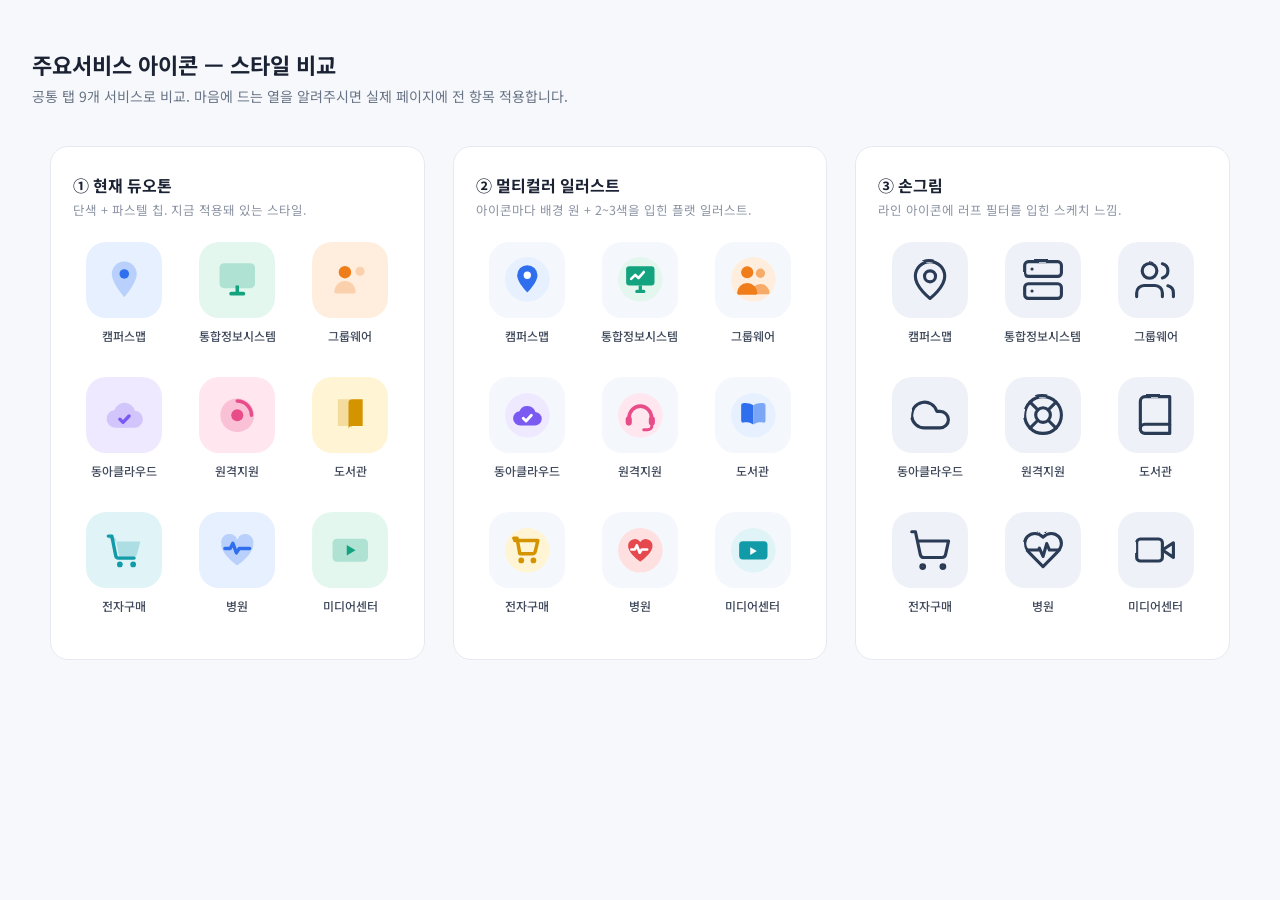
<file: demo-svc-icons.html>
<!DOCTYPE html>
<html lang="ko">
<head>
<meta charset="UTF-8" />
<meta name="viewport" content="width=device-width, initial-scale=1.0" />
<title>주요서비스 아이콘 스타일 비교</title>
<link href="https://fonts.googleapis.com/css2?family=Noto+Sans+KR:wght@400;500;700&display=swap" rel="stylesheet" />
<style>
  * { box-sizing: border-box; }
  body {
    margin: 0;
    padding: 48px 32px 80px;
    font-family: "Noto Sans KR", sans-serif;
    color: #1a2233;
    background: #f6f8fb;
  }
  h1 { font-size: 22px; margin: 0 0 6px; }
  .sub { color: #687385; margin: 0 0 40px; font-size: 14px; }
  .cols {
    display: grid;
    grid-template-columns: repeat(3, 1fr);
    gap: 28px;
    max-width: 1180px;
    margin: 0 auto;
  }
  .col {
    background: #fff;
    border: 1px solid #e6eaf0;
    border-radius: 18px;
    padding: 26px 22px 30px;
  }
  .col h2 { font-size: 16px; margin: 0 0 4px; }
  .col .desc { font-size: 12.5px; color: #8b93a3; margin: 0 0 22px; line-height: 1.5; }
  .grid {
    display: grid;
    grid-template-columns: repeat(3, 1fr);
    gap: 18px 10px;
  }
  .item { display: flex; flex-direction: column; align-items: center; gap: 10px; text-align: center; }
  .ic {
    width: 76px; height: 76px;
    border-radius: 20px;
    display: grid; place-items: center;
  }
  .ic svg { width: 56%; height: 56%; }
  .label { font-size: 12px; font-weight: 500; line-height: 1.3; color: #404a5c; min-height: 2.6em; }

  /* ── A. 현재 듀오톤 (단색 + 파스텔칩) ── */
  .a .ic { background: var(--bg); color: var(--fg); }
  .a .item:nth-child(7n+1) .ic { --bg:#e6f0ff; --fg:#2f6fed; }
  .a .item:nth-child(7n+2) .ic { --bg:#e3f7ef; --fg:#14a37f; }
  .a .item:nth-child(7n+3) .ic { --bg:#ffeede; --fg:#ef7d1a; }
  .a .item:nth-child(7n+4) .ic { --bg:#efe9ff; --fg:#7a5af0; }
  .a .item:nth-child(7n+5) .ic { --bg:#ffe6ef; --fg:#e84d8a; }
  .a .item:nth-child(7n+6) .ic { --bg:#fff4d4; --fg:#d39400; }
  .a .item:nth-child(7n+7) .ic { --bg:#e0f4f7; --fg:#119aa8; }

  /* ── B. 멀티컬러 일러스트 (흰 칩 + 다색 아이콘) ── */
  .b .ic { background: #f4f7fc; }
  .b .ic svg { width: 64%; height: 64%; }

  /* ── C. 손그림 (러프 필터 라인) ── */
  .c .ic { background: #eef2f8; color: #2b3a55; }
  .c .ic svg { width: 58%; height: 58%; }
</style>
</head>
<body>
  <h1>주요서비스 아이콘 — 스타일 비교</h1>
  <p class="sub">공통 탭 9개 서비스로 비교. 마음에 드는 열을 알려주시면 실제 페이지에 전 항목 적용합니다.</p>

  <!-- 손그림용 러프 필터 -->
  <svg width="0" height="0" style="position:absolute" aria-hidden="true">
    <filter id="rough" x="-20%" y="-20%" width="140%" height="140%">
      <feTurbulence type="fractalNoise" baseFrequency="0.018" numOctaves="2" seed="7" result="n" />
      <feDisplacementMap in="SourceGraphic" in2="n" scale="2.4" />
    </filter>
  </svg>

  <div class="cols">

    <!-- ===================== A. 현재 듀오톤 ===================== -->
    <div class="col a">
      <h2>① 현재 듀오톤</h2>
      <p class="desc">단색 + 파스텔 칩. 지금 적용돼 있는 스타일.</p>
      <div class="grid">
        <div class="item"><span class="ic"><svg viewBox="0 0 24 24" fill="currentColor"><path d="M12 2a7 7 0 0 1 7 7c0 5.2-7 13-7 13S5 14.2 5 9a7 7 0 0 1 7-7Z" fill-opacity=".25"/><circle cx="12" cy="9" r="2.7"/></svg></span><span class="label">캠퍼스맵</span></div>
        <div class="item"><span class="ic"><svg viewBox="0 0 24 24" fill="currentColor"><rect x="2" y="3" width="20" height="14" rx="2.5" fill-opacity=".25"/><rect x="7.5" y="19" width="9" height="2.2" rx="1.1"/><rect x="11" y="15.5" width="2" height="4"/></svg></span><span class="label">통합정보시스템</span></div>
        <div class="item"><span class="ic"><svg viewBox="0 0 24 24" fill="currentColor"><circle cx="17.5" cy="7.5" r="2.6" fill-opacity=".25"/><circle cx="9" cy="8" r="3.5"/><path d="M3 19a6 6 0 0 1 12 0 1 1 0 0 1-1 1H4a1 1 0 0 1-1-1Z" fill-opacity=".25"/></svg></span><span class="label">그룹웨어</span></div>
        <div class="item"><span class="ic"><svg viewBox="0 0 24 24" fill="currentColor"><path d="M7 19a5 5 0 0 1-.5-9.97A6 6 0 0 1 18 9.5a4.5 4.5 0 0 1-.5 9.5Z" fill-opacity=".25"/><path d="M9.5 14.2l1.8 1.8 3.4-3.6" fill="none" stroke="currentColor" stroke-width="1.9" stroke-linecap="round" stroke-linejoin="round"/></svg></span><span class="label">동아클라우드</span></div>
        <div class="item"><span class="ic"><svg viewBox="0 0 24 24" fill="currentColor"><circle cx="12" cy="12" r="9.5" fill-opacity=".25"/><path d="M12 4a8 8 0 0 1 8 8" fill="none" stroke="currentColor" stroke-width="2" stroke-linecap="round"/><circle cx="12" cy="12" r="3.4"/></svg></span><span class="label">원격지원</span></div>
        <div class="item"><span class="ic"><svg viewBox="0 0 24 24" fill="currentColor"><path d="M5 3h6a2 2 0 0 1 2 2v15a2 2 0 0 0-2-2H5Z" fill-opacity=".25"/><path d="M19 3h-6a2 2 0 0 0-2 2v15a2 2 0 0 1 2-2h6Z"/></svg></span><span class="label">도서관</span></div>
        <div class="item"><span class="ic"><svg viewBox="0 0 24 24" fill="currentColor"><path d="M5.5 7H21l-1.8 7.2a2 2 0 0 1-1.95 1.55H9.2L7 5H3" fill-opacity=".25"/><path d="M3 4h2l2.2 11.2a1.5 1.5 0 0 0 1.47 1.2h8.86" fill="none" stroke="currentColor" stroke-width="1.9" stroke-linecap="round" stroke-linejoin="round"/><circle cx="9.5" cy="20" r="1.6"/><circle cx="17" cy="20" r="1.6"/></svg></span><span class="label">전자구매</span></div>
        <div class="item"><span class="ic"><svg viewBox="0 0 24 24" fill="currentColor"><path d="M12 20.5S3 14.5 3 8.7A4.7 4.7 0 0 1 12 6a4.7 4.7 0 0 1 9 2.7c0 5.8-9 11.8-9 11.8Z" fill-opacity=".25"/><path d="M5 11h3l1.5-3 2 5.5 1.6-2.5H19" fill="none" stroke="currentColor" stroke-width="1.9" stroke-linecap="round" stroke-linejoin="round"/></svg></span><span class="label">병원</span></div>
        <div class="item"><span class="ic"><svg viewBox="0 0 24 24" fill="currentColor"><rect x="2" y="5.5" width="20" height="13" rx="2.5" fill-opacity=".25"/><path d="M10 9l5 3-5 3Z"/></svg></span><span class="label">미디어센터</span></div>
      </div>
    </div>

    <!-- ===================== B. 멀티컬러 일러스트 ===================== -->
    <div class="col b">
      <h2>② 멀티컬러 일러스트</h2>
      <p class="desc">아이콘마다 배경 원 + 2~3색을 입힌 플랫 일러스트.</p>
      <div class="grid">
        <div class="item"><span class="ic"><svg viewBox="0 0 24 24"><circle cx="12" cy="12" r="11" fill="#e6f0ff"/><path d="M12 5a5 5 0 0 1 5 5c0 3.6-5 8.5-5 8.5S7 13.6 7 10a5 5 0 0 1 5-5Z" fill="#2f6fed"/><circle cx="12" cy="10" r="1.8" fill="#fff"/></svg></span><span class="label">캠퍼스맵</span></div>
        <div class="item"><span class="ic"><svg viewBox="0 0 24 24"><circle cx="12" cy="12" r="11" fill="#e3f7ef"/><rect x="5" y="5.5" width="14" height="9.5" rx="1.6" fill="#14a37f"/><rect x="9.5" y="17.2" width="5" height="1.6" rx=".8" fill="#14a37f"/><rect x="11.2" y="15" width="1.6" height="2.4" fill="#14a37f"/><path d="M7.5 11.8l2-2 1.6 1.6 2.6-3" stroke="#fff" stroke-width="1.3" fill="none" stroke-linecap="round" stroke-linejoin="round"/></svg></span><span class="label">통합정보시스템</span></div>
        <div class="item"><span class="ic"><svg viewBox="0 0 24 24"><circle cx="12" cy="12" r="11" fill="#ffeede"/><circle cx="15.5" cy="9" r="2.3" fill="#f6ab68"/><path d="M11 18.8a4.5 4.5 0 0 1 9 0 .6.6 0 0 1-.6.6h-7.8a.6.6 0 0 1-.6-.6Z" fill="#f6ab68"/><circle cx="9" cy="8.5" r="3" fill="#ef7d1a"/><path d="M4 18.8a5 5 0 0 1 10 0 .8.8 0 0 1-.8.8H4.8a.8.8 0 0 1-.8-.8Z" fill="#ef7d1a"/></svg></span><span class="label">그룹웨어</span></div>
        <div class="item"><span class="ic"><svg viewBox="0 0 24 24"><circle cx="12" cy="12" r="11" fill="#efe9ff"/><path d="M8.5 17a3.5 3.5 0 0 1-.4-6.98A4.2 4.2 0 0 1 16 10.4a3.2 3.2 0 0 1-.4 6.6Z" fill="#7a5af0"/><path d="M10 13.4l1.4 1.4 2.6-2.8" stroke="#fff" stroke-width="1.4" fill="none" stroke-linecap="round" stroke-linejoin="round"/></svg></span><span class="label">동아클라우드</span></div>
        <div class="item"><span class="ic"><svg viewBox="0 0 24 24"><circle cx="12" cy="12" r="11" fill="#ffe6ef"/><path d="M6.5 13a5.5 5.5 0 0 1 11 0" fill="none" stroke="#e84d8a" stroke-width="1.8" stroke-linecap="round"/><rect x="4.8" y="12.5" width="3" height="4.6" rx="1.5" fill="#e84d8a"/><rect x="16.2" y="12.5" width="3" height="4.6" rx="1.5" fill="#e84d8a"/><path d="M17.7 17.1a2 2 0 0 1-2 2h-2" fill="none" stroke="#e84d8a" stroke-width="1.5" stroke-linecap="round"/></svg></span><span class="label">원격지원</span></div>
        <div class="item"><span class="ic"><svg viewBox="0 0 24 24"><circle cx="12" cy="12" r="11" fill="#e6f0ff"/><path d="M12 7c-1.5-1-3.6-1.3-5.1-1a1 1 0 0 0-.9 1v7.6a1 1 0 0 0 1.2 1c1.3-.3 3.2-.1 4.8.9Z" fill="#2f6fed"/><path d="M12 7c1.5-1 3.6-1.3 5.1-1a1 1 0 0 1 .9 1v7.6a1 1 0 0 1-1.2 1c-1.3-.3-3.2-.1-4.8.9Z" fill="#7aa6f5"/></svg></span><span class="label">도서관</span></div>
        <div class="item"><span class="ic"><svg viewBox="0 0 24 24"><circle cx="12" cy="12" r="11" fill="#fff4d4"/><path d="M5.8 7.2h11.4l-1.3 5.4a1.4 1.4 0 0 1-1.36 1.05H8.3L6.9 6H5.3" fill="none" stroke="#d39400" stroke-width="1.7" stroke-linecap="round" stroke-linejoin="round"/><circle cx="9" cy="17" r="1.4" fill="#d39400"/><circle cx="15" cy="17" r="1.4" fill="#d39400"/></svg></span><span class="label">전자구매</span></div>
        <div class="item"><span class="ic"><svg viewBox="0 0 24 24"><circle cx="12" cy="12" r="11" fill="#ffe0e1"/><path d="M12 17.6S6 13.6 6 9.9A3.3 3.3 0 0 1 12 7.9 3.3 3.3 0 0 1 18 9.9c0 3.7-6 7.7-6 7.7Z" fill="#e5484d"/><path d="M7.6 11.6h1.7l1-2 1.4 3.6 1-1.6h2.7" stroke="#fff" stroke-width="1.3" fill="none" stroke-linecap="round" stroke-linejoin="round"/></svg></span><span class="label">병원</span></div>
        <div class="item"><span class="ic"><svg viewBox="0 0 24 24"><circle cx="12" cy="12" r="11" fill="#e0f4f7"/><rect x="5" y="7.5" width="14" height="9" rx="1.8" fill="#119aa8"/><path d="M10.5 10.5l3.2 1.9-3.2 1.9Z" fill="#fff"/></svg></span><span class="label">미디어센터</span></div>
      </div>
    </div>

    <!-- ===================== C. 손그림 ===================== -->
    <div class="col c">
      <h2>③ 손그림</h2>
      <p class="desc">라인 아이콘에 러프 필터를 입힌 스케치 느낌.</p>
      <div class="grid">
        <div class="item"><span class="ic"><svg viewBox="0 0 24 24" fill="none" stroke="currentColor" stroke-width="1.7" stroke-linecap="round" stroke-linejoin="round" filter="url(#rough)"><path d="M20 10c0 6-8 12-8 12s-8-6-8-12a8 8 0 0 1 16 0Z"/><circle cx="12" cy="10" r="3"/></svg></span><span class="label">캠퍼스맵</span></div>
        <div class="item"><span class="ic"><svg viewBox="0 0 24 24" fill="none" stroke="currentColor" stroke-width="1.7" stroke-linecap="round" stroke-linejoin="round" filter="url(#rough)"><rect width="20" height="8" x="2" y="2" rx="2"/><rect width="20" height="8" x="2" y="14" rx="2"/><path d="M6 6h.01"/><path d="M6 18h.01"/></svg></span><span class="label">통합정보시스템</span></div>
        <div class="item"><span class="ic"><svg viewBox="0 0 24 24" fill="none" stroke="currentColor" stroke-width="1.7" stroke-linecap="round" stroke-linejoin="round" filter="url(#rough)"><path d="M16 21v-2a4 4 0 0 0-4-4H6a4 4 0 0 0-4 4v2"/><circle cx="9" cy="7" r="4"/><path d="M22 21v-2a4 4 0 0 0-3-3.87"/><path d="M16 3.13a4 4 0 0 1 0 7.75"/></svg></span><span class="label">그룹웨어</span></div>
        <div class="item"><span class="ic"><svg viewBox="0 0 24 24" fill="none" stroke="currentColor" stroke-width="1.7" stroke-linecap="round" stroke-linejoin="round" filter="url(#rough)"><path d="M17.5 19H9a7 7 0 1 1 6.71-9h1.79a4.5 4.5 0 1 1 0 9Z"/></svg></span><span class="label">동아클라우드</span></div>
        <div class="item"><span class="ic"><svg viewBox="0 0 24 24" fill="none" stroke="currentColor" stroke-width="1.7" stroke-linecap="round" stroke-linejoin="round" filter="url(#rough)"><circle cx="12" cy="12" r="10"/><path d="m4.93 4.93 4.24 4.24"/><path d="m14.83 9.17 4.24-4.24"/><path d="m14.83 14.83 4.24 4.24"/><path d="m9.17 14.83-4.24 4.24"/><circle cx="12" cy="12" r="4"/></svg></span><span class="label">원격지원</span></div>
        <div class="item"><span class="ic"><svg viewBox="0 0 24 24" fill="none" stroke="currentColor" stroke-width="1.7" stroke-linecap="round" stroke-linejoin="round" filter="url(#rough)"><path d="M4 19.5A2.5 2.5 0 0 1 6.5 17H20"/><path d="M6.5 2H20v20H6.5A2.5 2.5 0 0 1 4 19.5v-15A2.5 2.5 0 0 1 6.5 2z"/></svg></span><span class="label">도서관</span></div>
        <div class="item"><span class="ic"><svg viewBox="0 0 24 24" fill="none" stroke="currentColor" stroke-width="1.7" stroke-linecap="round" stroke-linejoin="round" filter="url(#rough)"><circle cx="8" cy="21" r="1"/><circle cx="19" cy="21" r="1"/><path d="M2.05 2.05h2l2.66 12.42a2 2 0 0 0 2 1.58h9.78a2 2 0 0 0 1.95-1.57l1.65-7.43H5.12"/></svg></span><span class="label">전자구매</span></div>
        <div class="item"><span class="ic"><svg viewBox="0 0 24 24" fill="none" stroke="currentColor" stroke-width="1.7" stroke-linecap="round" stroke-linejoin="round" filter="url(#rough)"><path d="M19 14c1.49-1.46 3-3.21 3-5.5A5.5 5.5 0 0 0 16.5 3c-1.76 0-3 .5-4.5 2-1.5-1.5-2.74-2-4.5-2A5.5 5.5 0 0 0 2 8.5c0 2.29 1.51 4.04 3 5.5l7 7Z"/><path d="M3.22 12H9.5l.5-1 2 4.5 2-7 1.5 3.5h5.27"/></svg></span><span class="label">병원</span></div>
        <div class="item"><span class="ic"><svg viewBox="0 0 24 24" fill="none" stroke="currentColor" stroke-width="1.7" stroke-linecap="round" stroke-linejoin="round" filter="url(#rough)"><path d="m22 8-6 4 6 4V8Z"/><rect width="14" height="12" x="2" y="6" rx="2"/></svg></span><span class="label">미디어센터</span></div>
      </div>
    </div>

  </div>
</body>
</html>
</file>
